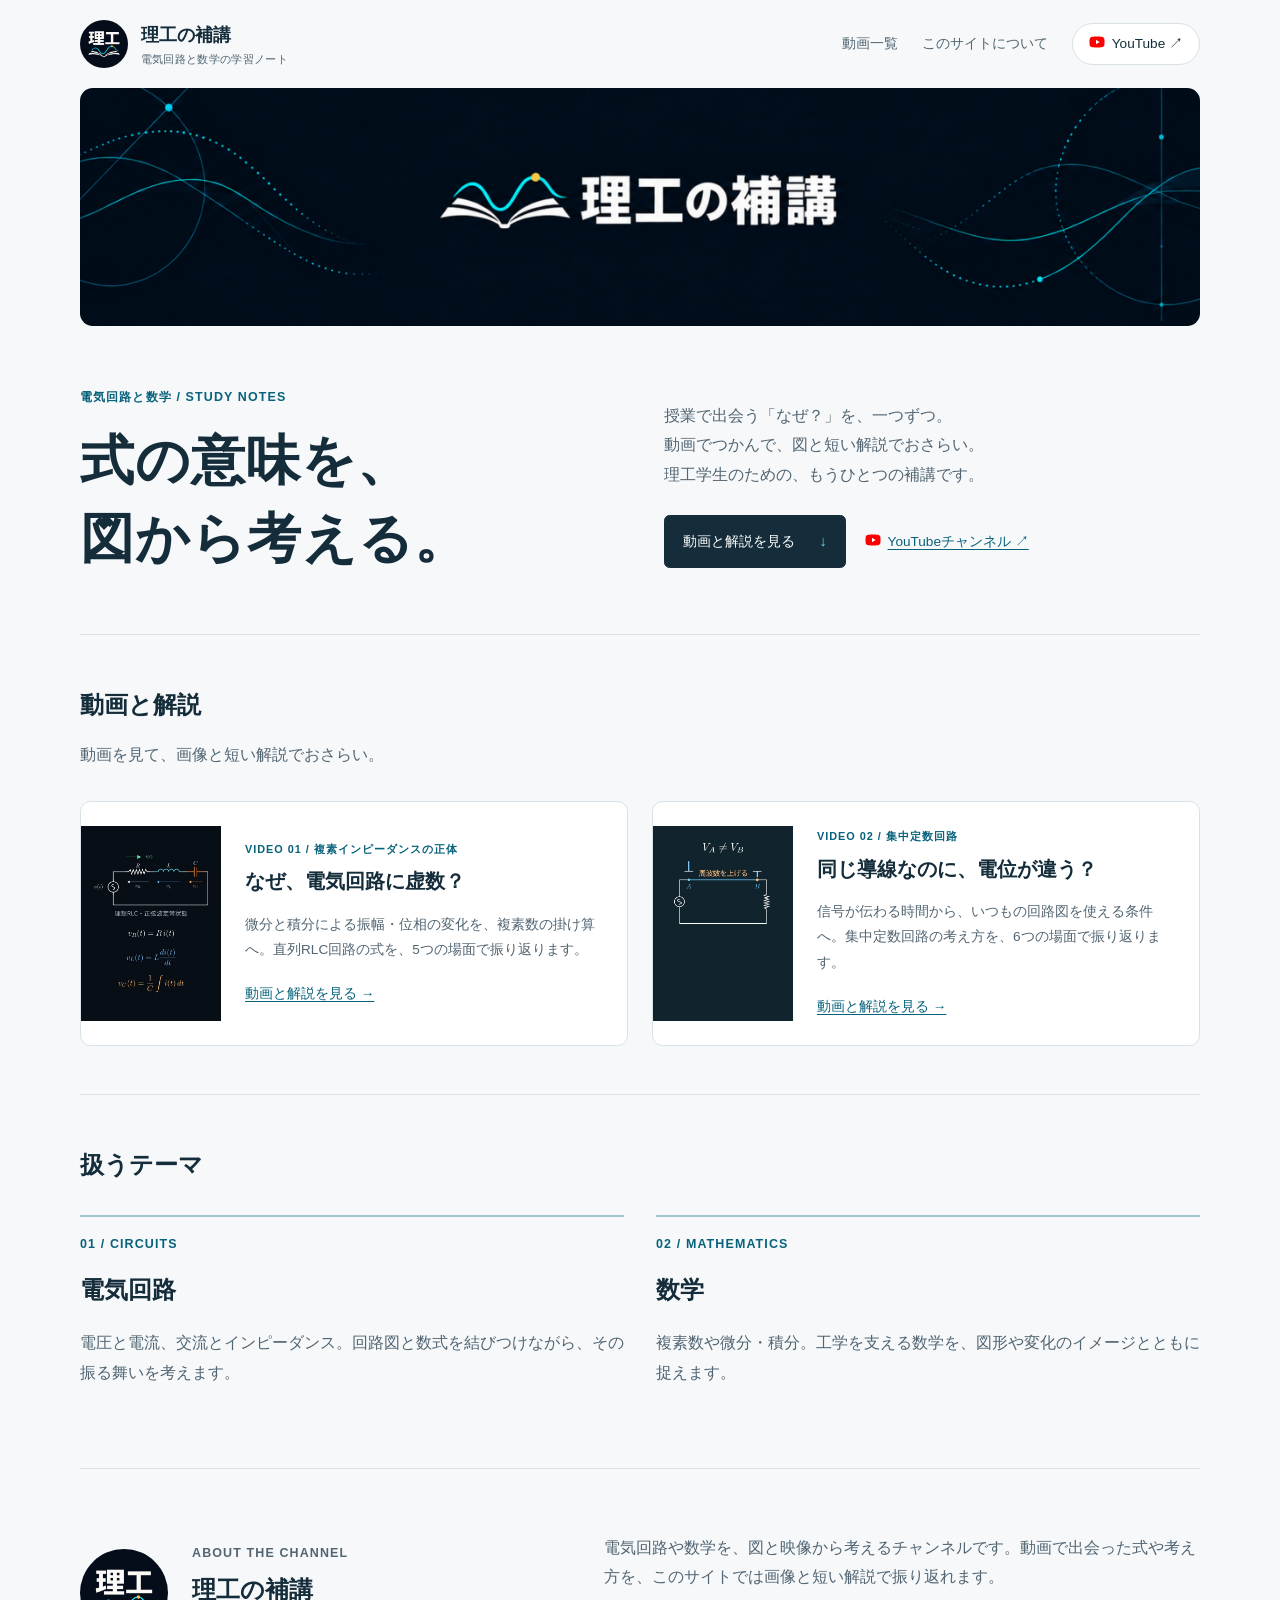
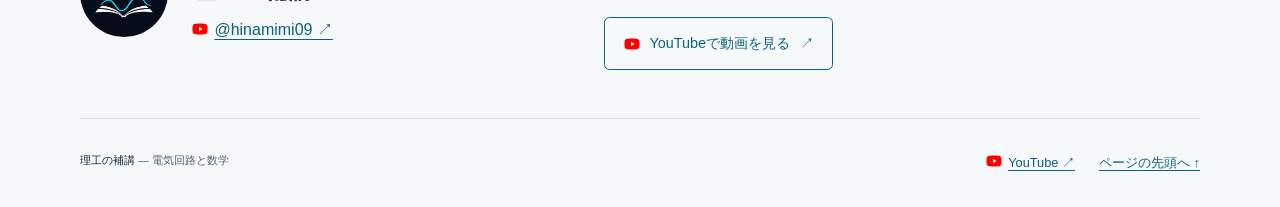
<file: public/index.html>
<!doctype html>
<html lang="ja">
  <head>
    <meta charset="utf-8">
    <meta name="viewport" content="width=device-width, initial-scale=1">
    <meta name="description" content="理工の補講 — 電気回路と数学を、図と式から考える。理工学生のための学習サイトです。">
    <title>理工の補講 | 電気回路と数学</title>
    <meta name="theme-color" content="#080d14">
    <link rel="icon" type="image/x-icon" href="./favicon.ico">
    <link rel="icon" type="image/png" sizes="16x16" href="./assets/favicon/icon-16.png">
    <link rel="icon" type="image/png" sizes="32x32" href="./assets/favicon/icon-32.png">
    <link rel="icon" type="image/png" sizes="48x48" href="./assets/favicon/icon-48.png">
    <link rel="apple-touch-icon" sizes="180x180" href="./assets/favicon/icon-180.png">
    <link rel="stylesheet" href="./assets/style.css">
  </head>
  <body>
    <a class="skip-link" href="#main">本文へ移動</a>
    <header class="site-header wrap">
      <a class="brand" href="./"><img src="./assets/branding/icon.png" width="48" height="48" alt=""><span>理工の補講<small>電気回路と数学の学習ノート</small></span></a>
      <nav aria-label="メインナビゲーション">
        <a href="#videos">動画一覧</a>
        <a href="#about">このサイトについて</a>
      <a class="channel-nav" href="https://www.youtube.com/@hinamimi09">YouTube <span aria-hidden="true">↗</span></a></nav>
    </header>
    <main id="main" class="wrap">
      <div class="channel-banner"><img src="./assets/branding/banner.png" width="2560" height="1440" alt="理工の補講。開いたノートから伸びるシアンの波形と、橙色の点。" fetchpriority="high"></div>
      <section class="hero" aria-labelledby="title">
        <div><p class="eyebrow">電気回路と数学 / STUDY NOTES</p><h1 id="title">式の意味を、<br>図から考える。</h1></div>
        <div class="hero-intro"><p class="lead">授業で出会う「なぜ？」を、一つずつ。<br>動画でつかんで、図と短い解説でおさらい。<br>理工学生のための、もうひとつの補講です。</p><div class="hero-actions"><a class="button button-primary" href="#videos">動画と解説を見る <span aria-hidden="true">↓</span></a><a class="text-link" href="https://www.youtube.com/@hinamimi09">YouTubeチャンネル ↗</a></div></div>
      </section>
      <section id="videos" class="section" aria-labelledby="videos-title"><h2 id="videos-title">動画と解説</h2><p class="section-intro">動画を見て、画像と短い解説でおさらい。</p><div class="video-list">
          <article class="video-card"><a href="./videos/complex-impedance/"><img src="./videos/complex-impedance/images/01.webp" width="540" height="750" loading="lazy" alt="複素インピーダンスの正体の動画の一場面"><div><p class="eyebrow">VIDEO 01 / 複素インピーダンスの正体</p><h3>なぜ、電気回路に虚数？</h3><p>微分と積分による振幅・位相の変化を、複素数の掛け算へ。直列RLC回路の式を、5つの場面で振り返ります。</p><span class="card-link">動画と解説を見る →</span></div></a></article>
          <article class="video-card"><a href="./videos/lumped-circuit/"><img src="./videos/lumped-circuit/images/01.webp" width="540" height="750" loading="lazy" alt="集中定数回路の動画の一場面"><div><p class="eyebrow">VIDEO 02 / 集中定数回路</p><h3>同じ導線なのに、電位が違う？</h3><p>信号が伝わる時間から、いつもの回路図を使える条件へ。集中定数回路の考え方を、6つの場面で振り返ります。</p><span class="card-link">動画と解説を見る →</span></div></a></article>
        </div></section>
      <section id="topics" class="section" aria-labelledby="topics-title">
        <h2 id="topics-title">扱うテーマ</h2>
        <div class="topics">
          <article class="topic">
            <p class="number" aria-hidden="true">01 / CIRCUITS</p>
            <h3>電気回路</h3>
            <p>電圧と電流、交流とインピーダンス。回路図と数式を結びつけながら、その振る舞いを考えます。</p>
          </article>
          <article class="topic">
            <p class="number" aria-hidden="true">02 / MATHEMATICS</p>
            <h3>数学</h3>
            <p>複素数や微分・積分。工学を支える数学を、図形や変化のイメージとともに捉えます。</p>
          </article>
        </div>
      </section>
      <section id="about" class="section about" aria-labelledby="about-title">
        <div class="channel-profile"><img src="./assets/branding/icon.png" width="88" height="88" alt="理工の補講のチャンネルアイコン" loading="lazy"><div><p class="eyebrow">ABOUT THE CHANNEL</p><h2 id="about-title">理工の補講</h2><a href="https://www.youtube.com/@hinamimi09">@hinamimi09 ↗</a></div></div>
        <div><p>電気回路や数学を、図と映像から考えるチャンネルです。動画で出会った式や考え方を、このサイトでは画像と短い解説で振り返れます。</p><a class="button" href="https://www.youtube.com/@hinamimi09">YouTubeで動画を見る <span aria-hidden="true">↗</span></a></div>
      </section>
    </main>
    <footer class="wrap site-footer"><small>理工の補講 <span class="footer-caption">— 電気回路と数学</span></small><div><a href="https://www.youtube.com/@hinamimi09">YouTube ↗</a><a href="#title">ページの先頭へ ↑</a></div></footer>
  </body>
</html>
</file>
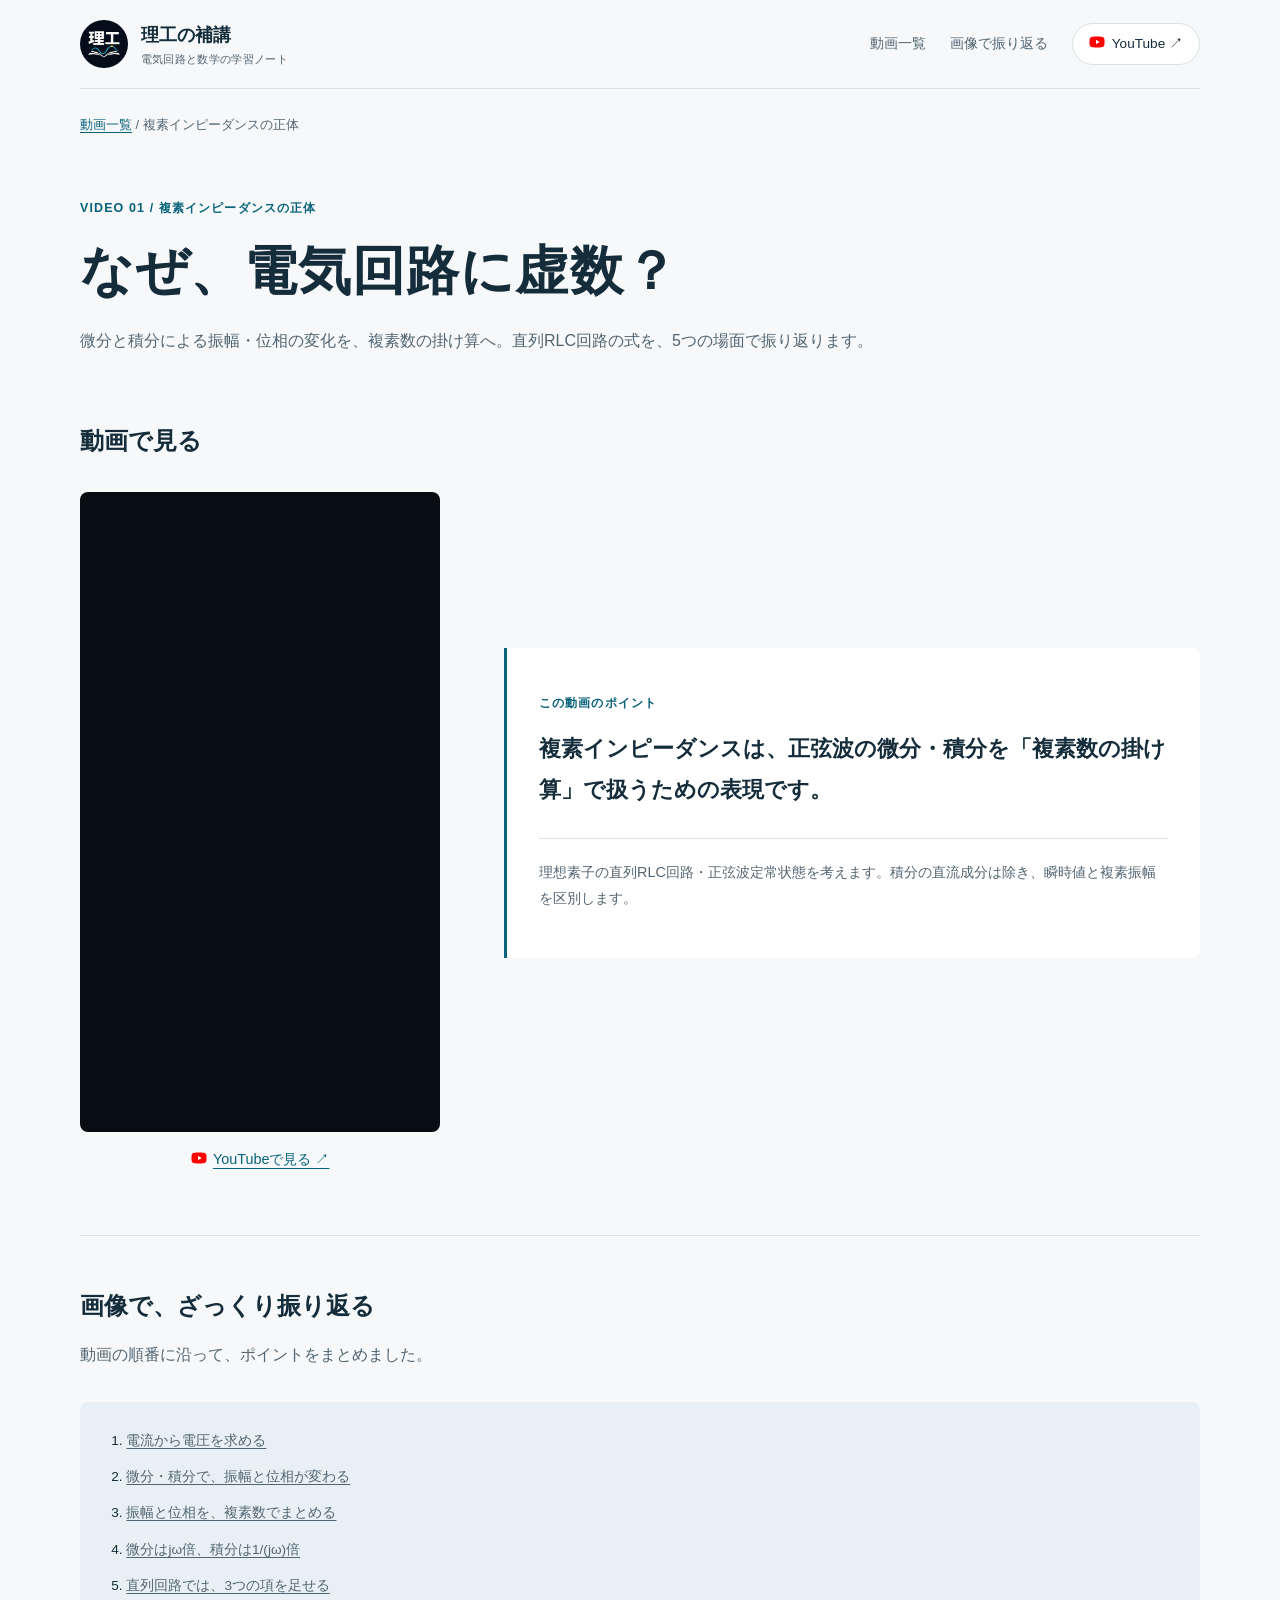
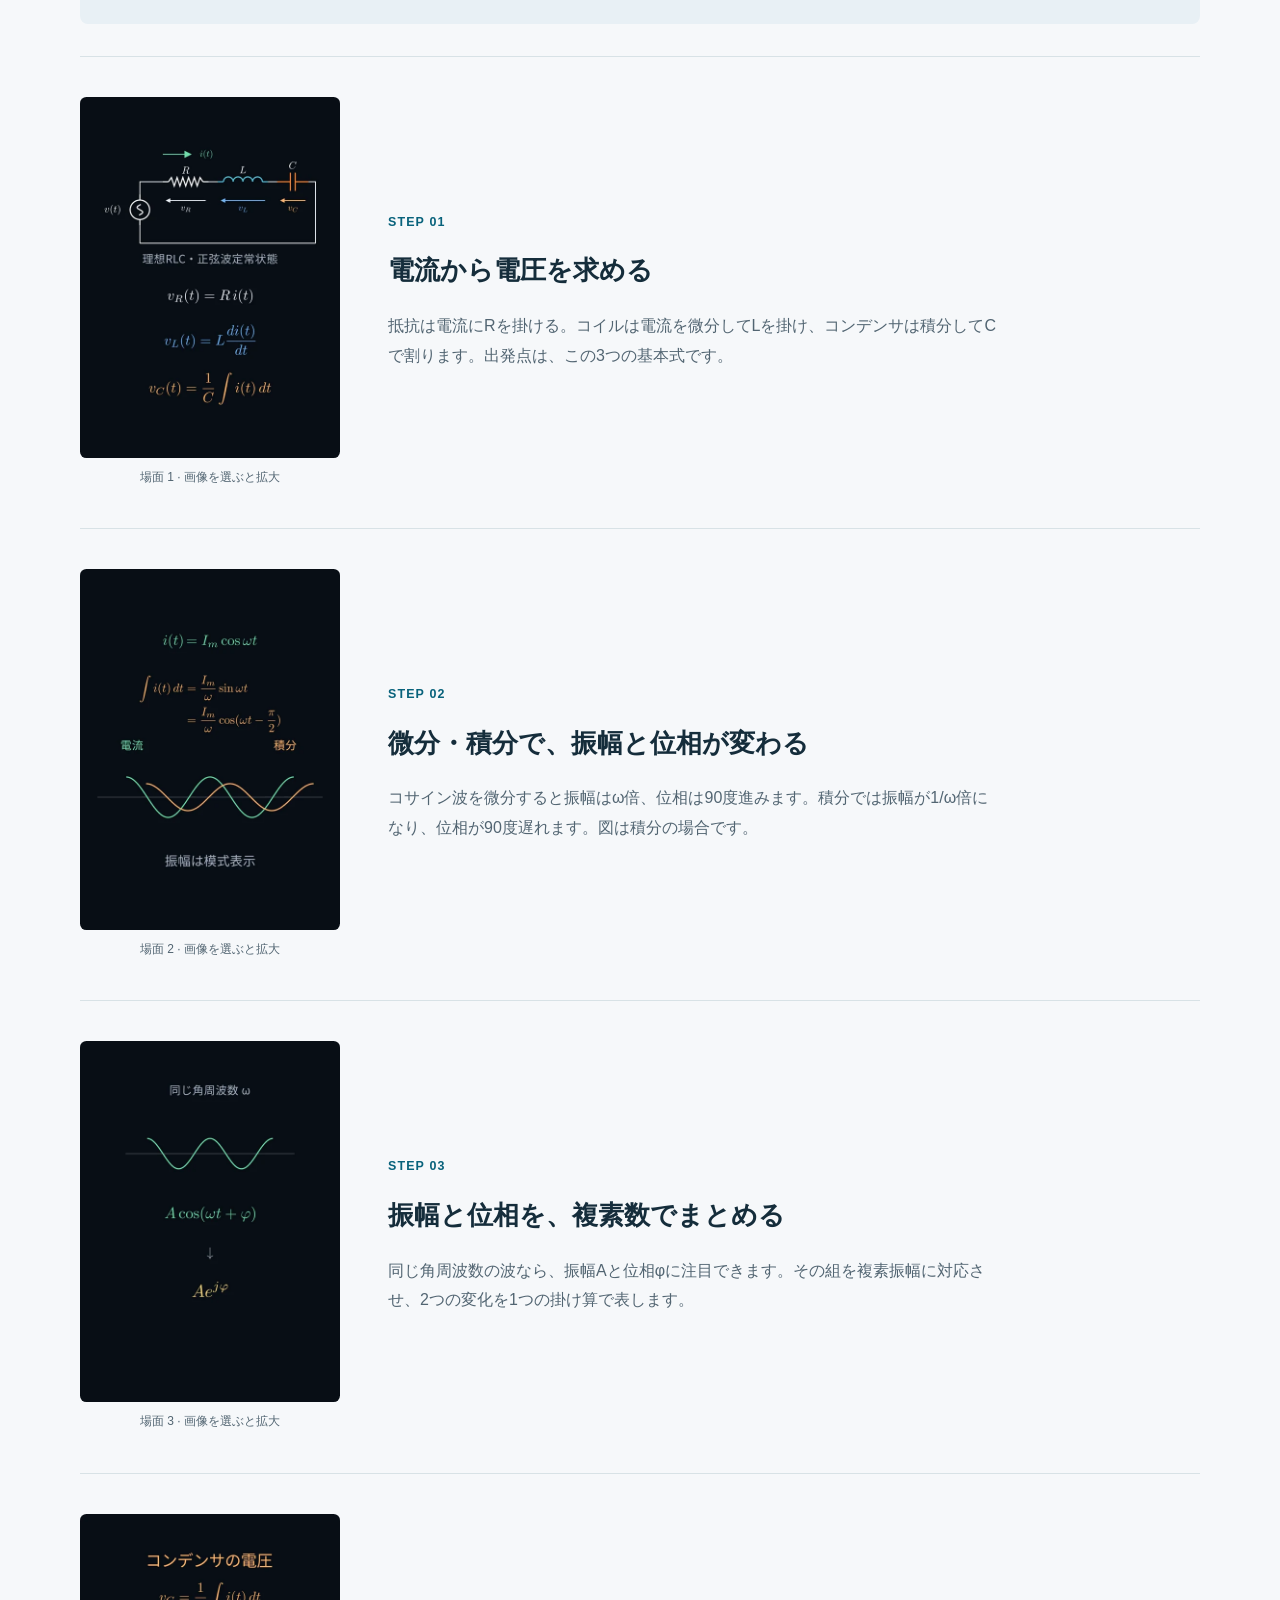
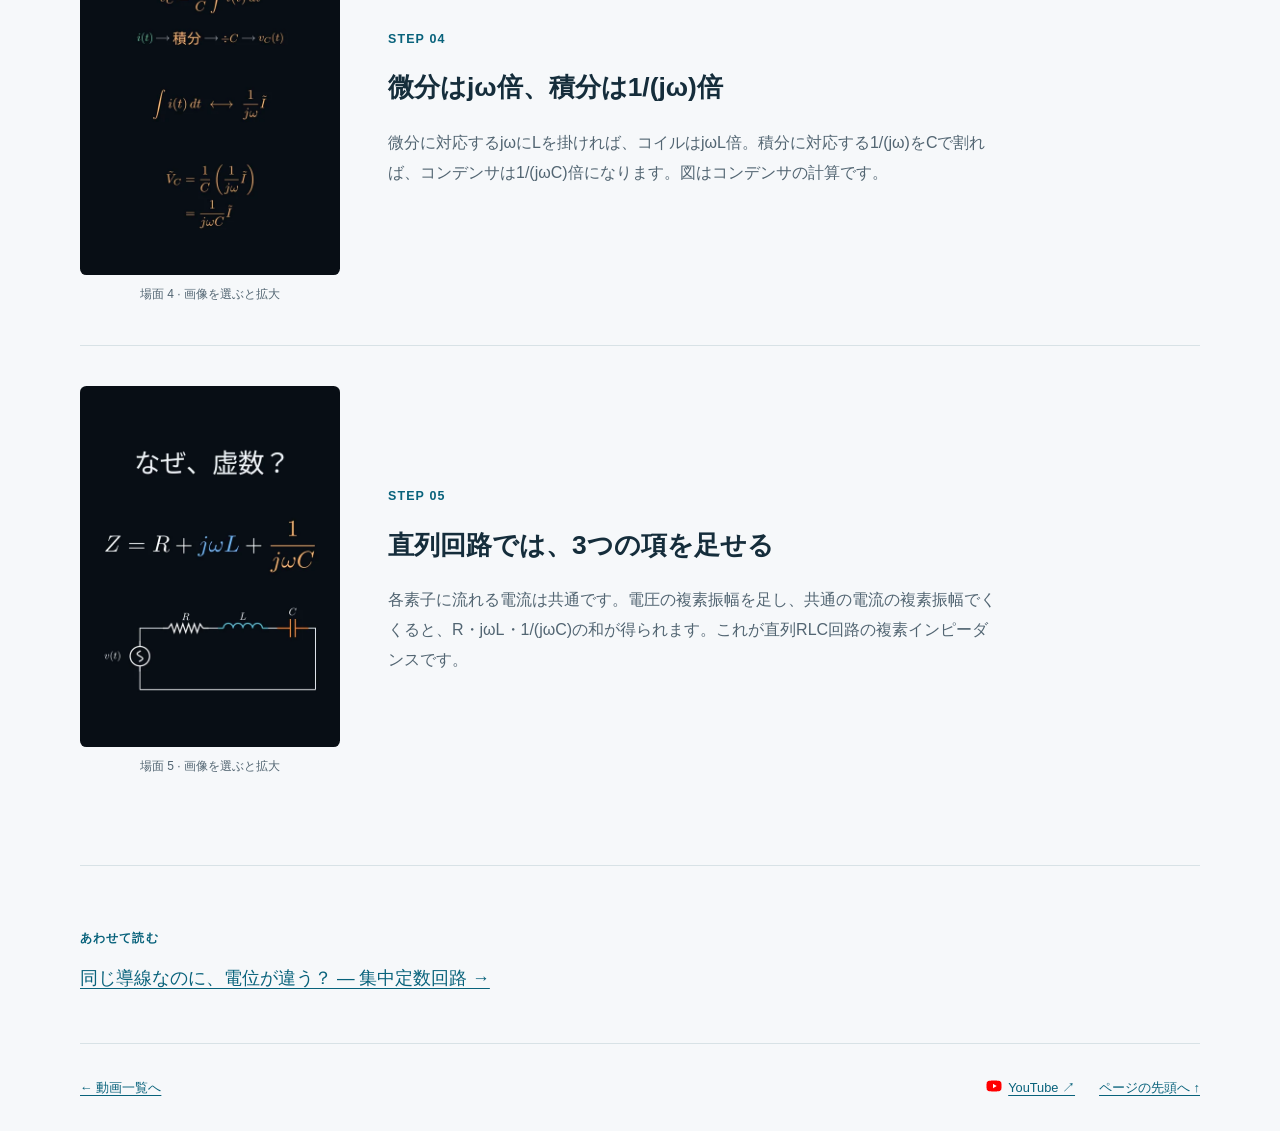
<file: public/videos/complex-impedance/index.html>
<!doctype html>
<html lang="ja">
<head>
  <meta charset="utf-8">
  <meta name="viewport" content="width=device-width, initial-scale=1">
  <meta name="description" content="微分と積分による振幅・位相の変化を、複素数の掛け算へ。直列RLC回路の式を、5つの場面で振り返ります。">
  <title>なぜ、電気回路に虚数？ 複素インピーダンスの正体 | 理工の補講</title>
  <meta name="theme-color" content="#080d14">
    <link rel="icon" type="image/x-icon" href="../../favicon.ico">
    <link rel="icon" type="image/png" sizes="16x16" href="../../assets/favicon/icon-16.png">
    <link rel="icon" type="image/png" sizes="32x32" href="../../assets/favicon/icon-32.png">
    <link rel="icon" type="image/png" sizes="48x48" href="../../assets/favicon/icon-48.png">
    <link rel="apple-touch-icon" sizes="180x180" href="../../assets/favicon/icon-180.png">
    <link rel="stylesheet" href="../../assets/style.css">
</head>
<body>
  <a class="skip-link" href="#main">本文へ移動</a>
  <header class="site-header wrap"><a class="brand" href="../../"><img src="../../assets/branding/icon.png" width="48" height="48" alt=""><span>理工の補講<small>電気回路と数学の学習ノート</small></span></a><nav aria-label="メインナビゲーション"><a href="../../#videos">動画一覧</a><a href="#summary">画像で振り返る</a><a class="channel-nav" href="https://www.youtube.com/@hinamimi09">YouTube <span aria-hidden="true">↗</span></a></nav></header>
  <main id="main" class="wrap video-article">
    <p class="breadcrumb"><a href="../../#videos">動画一覧</a> / 複素インピーダンスの正体</p>
    <header class="article-heading"><p class="eyebrow">VIDEO 01 / 複素インピーダンスの正体</p><h1>なぜ、電気回路に虚数？</h1><p class="lead">微分と積分による振幅・位相の変化を、複素数の掛け算へ。直列RLC回路の式を、5つの場面で振り返ります。</p></header>
    <section class="watch-section" aria-labelledby="watch-title">
      <div class="video-block"><h2 id="watch-title">動画で見る</h2>
        <!-- youtube-embed:start -->
        <iframe class="video-frame" width="360" height="640"
          src="https://www.youtube-nocookie.com/embed/DsIEvbgxioI"
          title="なぜ、電気回路に虚数？ 複素インピーダンスの正体 | 理工の補講" loading="lazy"
          allow="accelerometer; autoplay; clipboard-write; encrypted-media; gyroscope; picture-in-picture; web-share"
          referrerpolicy="strict-origin-when-cross-origin" allowfullscreen></iframe>
        <p class="video-external"><a href="https://www.youtube.com/watch?v=DsIEvbgxioI">YouTubeで見る ↗</a></p>
        <!-- youtube-embed:end -->
      </div>
      <aside class="takeaway" aria-labelledby="takeaway-title"><p class="eyebrow">この動画のポイント</p><h2 id="takeaway-title">複素インピーダンスは、正弦波の微分・積分を「複素数の掛け算」で扱うための表現です。</h2><p class="conditions">理想素子の直列RLC回路・正弦波定常状態を考えます。積分の直流成分は除き、瞬時値と複素振幅を区別します。</p></aside>
    </section>
    <section id="summary" class="section" aria-labelledby="summary-title"><h2 id="summary-title">画像で、ざっくり振り返る</h2><p class="section-intro">動画の順番に沿って、ポイントをまとめました。</p><nav class="story-toc" aria-label="動画の流れ"><ol><li><a href="#step-1">電流から電圧を求める</a></li><li><a href="#step-2">微分・積分で、振幅と位相が変わる</a></li><li><a href="#step-3">振幅と位相を、複素数でまとめる</a></li><li><a href="#step-4">微分はjω倍、積分は1/(jω)倍</a></li><li><a href="#step-5">直列回路では、3つの項を足せる</a></li></ol></nav><ol class="story">        <li class="story-step" id="step-1">
          <div class="step-copy"><p class="eyebrow">STEP 01</p><h3>電流から電圧を求める</h3><p>抵抗は電流にRを掛ける。コイルは電流を微分してLを掛け、コンデンサは積分してCで割ります。出発点は、この3つの基本式です。</p></div>
          <figure><a href="./images/01.webp" aria-label="場面1の画像を拡大：電流から電圧を求める"><img src="./images/01.webp" width="540" height="750" loading="lazy" decoding="async" alt="直列RLC回路と、抵抗・コイル・コンデンサの電流から電圧を求める基本式"></a><figcaption>場面 1 · 画像を選ぶと拡大</figcaption></figure>
        </li>
        <li class="story-step" id="step-2">
          <div class="step-copy"><p class="eyebrow">STEP 02</p><h3>微分・積分で、振幅と位相が変わる</h3><p>コサイン波を微分すると振幅はω倍、位相は90度進みます。積分では振幅が1/ω倍になり、位相が90度遅れます。図は積分の場合です。</p></div>
          <figure><a href="./images/02.webp" aria-label="場面2の画像を拡大：微分・積分で、振幅と位相が変わる"><img src="./images/02.webp" width="540" height="750" loading="lazy" decoding="async" alt="コサイン波を積分した式と、位相が90度遅れた波形。振幅は模式表示"></a><figcaption>場面 2 · 画像を選ぶと拡大</figcaption></figure>
        </li>
        <li class="story-step" id="step-3">
          <div class="step-copy"><p class="eyebrow">STEP 03</p><h3>振幅と位相を、複素数でまとめる</h3><p>同じ角周波数の波なら、振幅Aと位相φに注目できます。その組を複素振幅に対応させ、2つの変化を1つの掛け算で表します。</p></div>
          <figure><a href="./images/03.webp" aria-label="場面3の画像を拡大：振幅と位相を、複素数でまとめる"><img src="./images/03.webp" width="540" height="750" loading="lazy" decoding="async" alt="波の振幅Aと位相φを、矢印で複素振幅に対応させる図"></a><figcaption>場面 3 · 画像を選ぶと拡大</figcaption></figure>
        </li>
        <li class="story-step" id="step-4">
          <div class="step-copy"><p class="eyebrow">STEP 04</p><h3>微分はjω倍、積分は1/(jω)倍</h3><p>微分に対応するjωにLを掛ければ、コイルはjωL倍。積分に対応する1/(jω)をCで割れば、コンデンサは1/(jωC)倍になります。図はコンデンサの計算です。</p></div>
          <figure><a href="./images/04.webp" aria-label="場面4の画像を拡大：微分はjω倍、積分は1/(jω)倍"><img src="./images/04.webp" width="540" height="750" loading="lazy" decoding="async" alt="コンデンサの積分の式から、電圧の複素振幅が電流の複素振幅の1/(jωC)倍になる計算"></a><figcaption>場面 4 · 画像を選ぶと拡大</figcaption></figure>
        </li>
        <li class="story-step" id="step-5">
          <div class="step-copy"><p class="eyebrow">STEP 05</p><h3>直列回路では、3つの項を足せる</h3><p>各素子に流れる電流は共通です。電圧の複素振幅を足し、共通の電流の複素振幅でくくると、R・jωL・1/(jωC)の和が得られます。これが直列RLC回路の複素インピーダンスです。</p></div>
          <figure><a href="./images/05.webp" aria-label="場面5の画像を拡大：直列回路では、3つの項を足せる"><img src="./images/05.webp" width="540" height="750" loading="lazy" decoding="async" alt="直列RLC回路と、Z = R + jωL + 1/(jωC)の式"></a><figcaption>場面 5 · 画像を選ぶと拡大</figcaption></figure>
        </li>
      </ol></section>
    <aside class="related section"><p class="eyebrow">あわせて読む</p><a href="../lumped-circuit/">同じ導線なのに、電位が違う？ — 集中定数回路 →</a></aside>
  </main>
  <footer class="wrap site-footer"><a href="../../#videos">← 動画一覧へ</a><div><a href="https://www.youtube.com/@hinamimi09">YouTube ↗</a><a href="#main">ページの先頭へ ↑</a></div></footer>
</body>
</html>
</file>
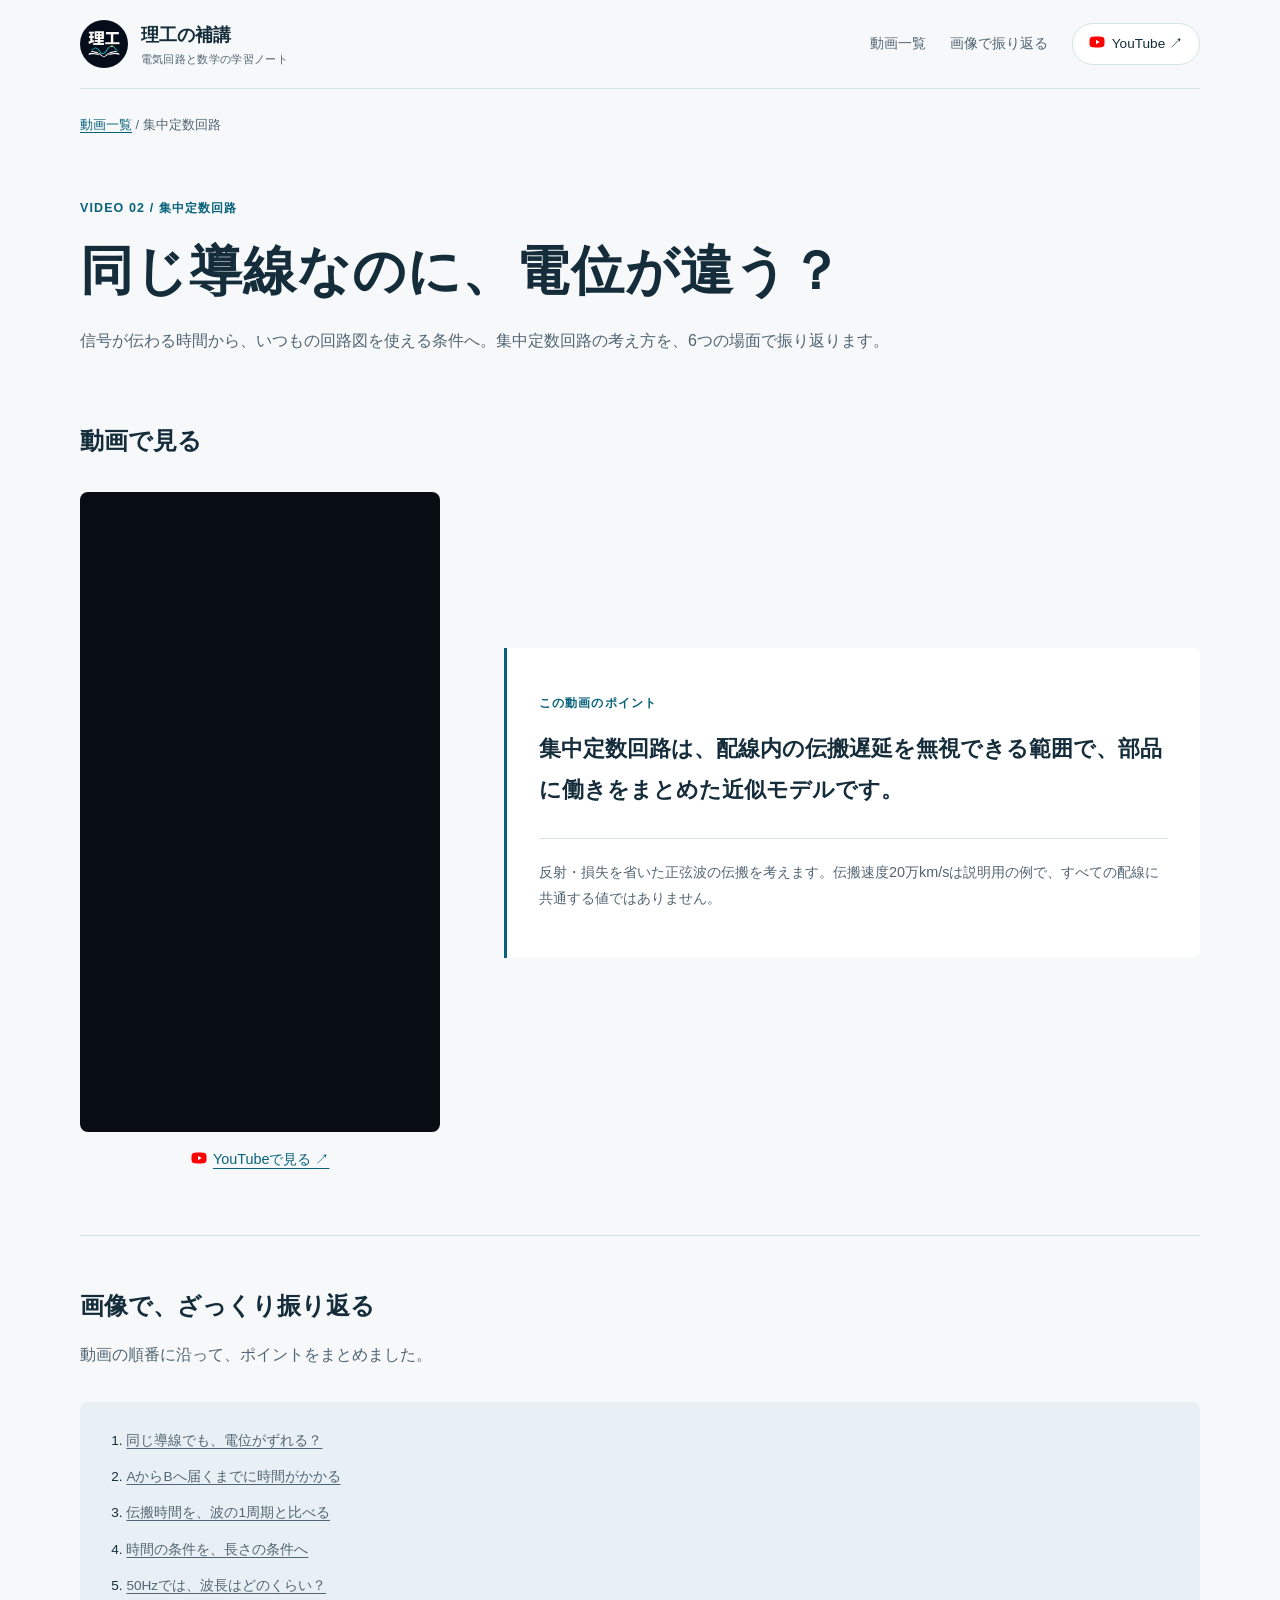
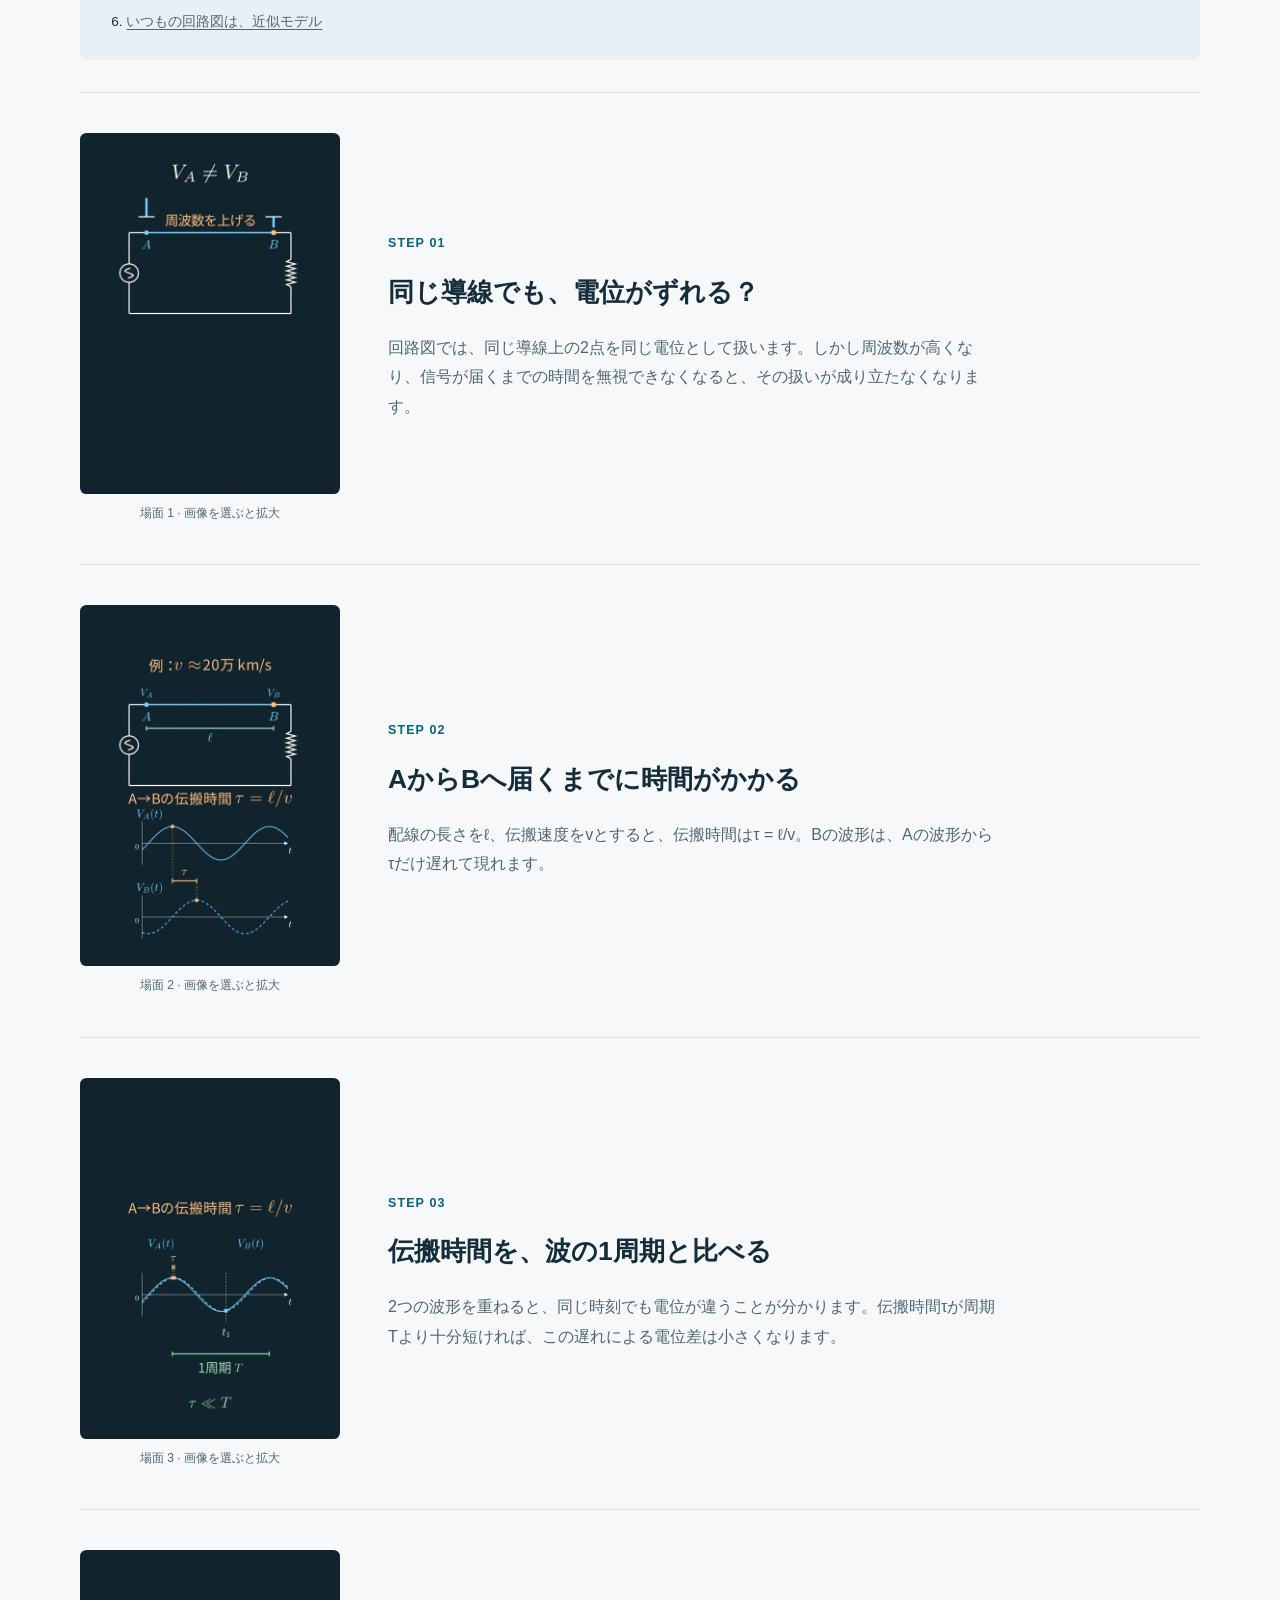
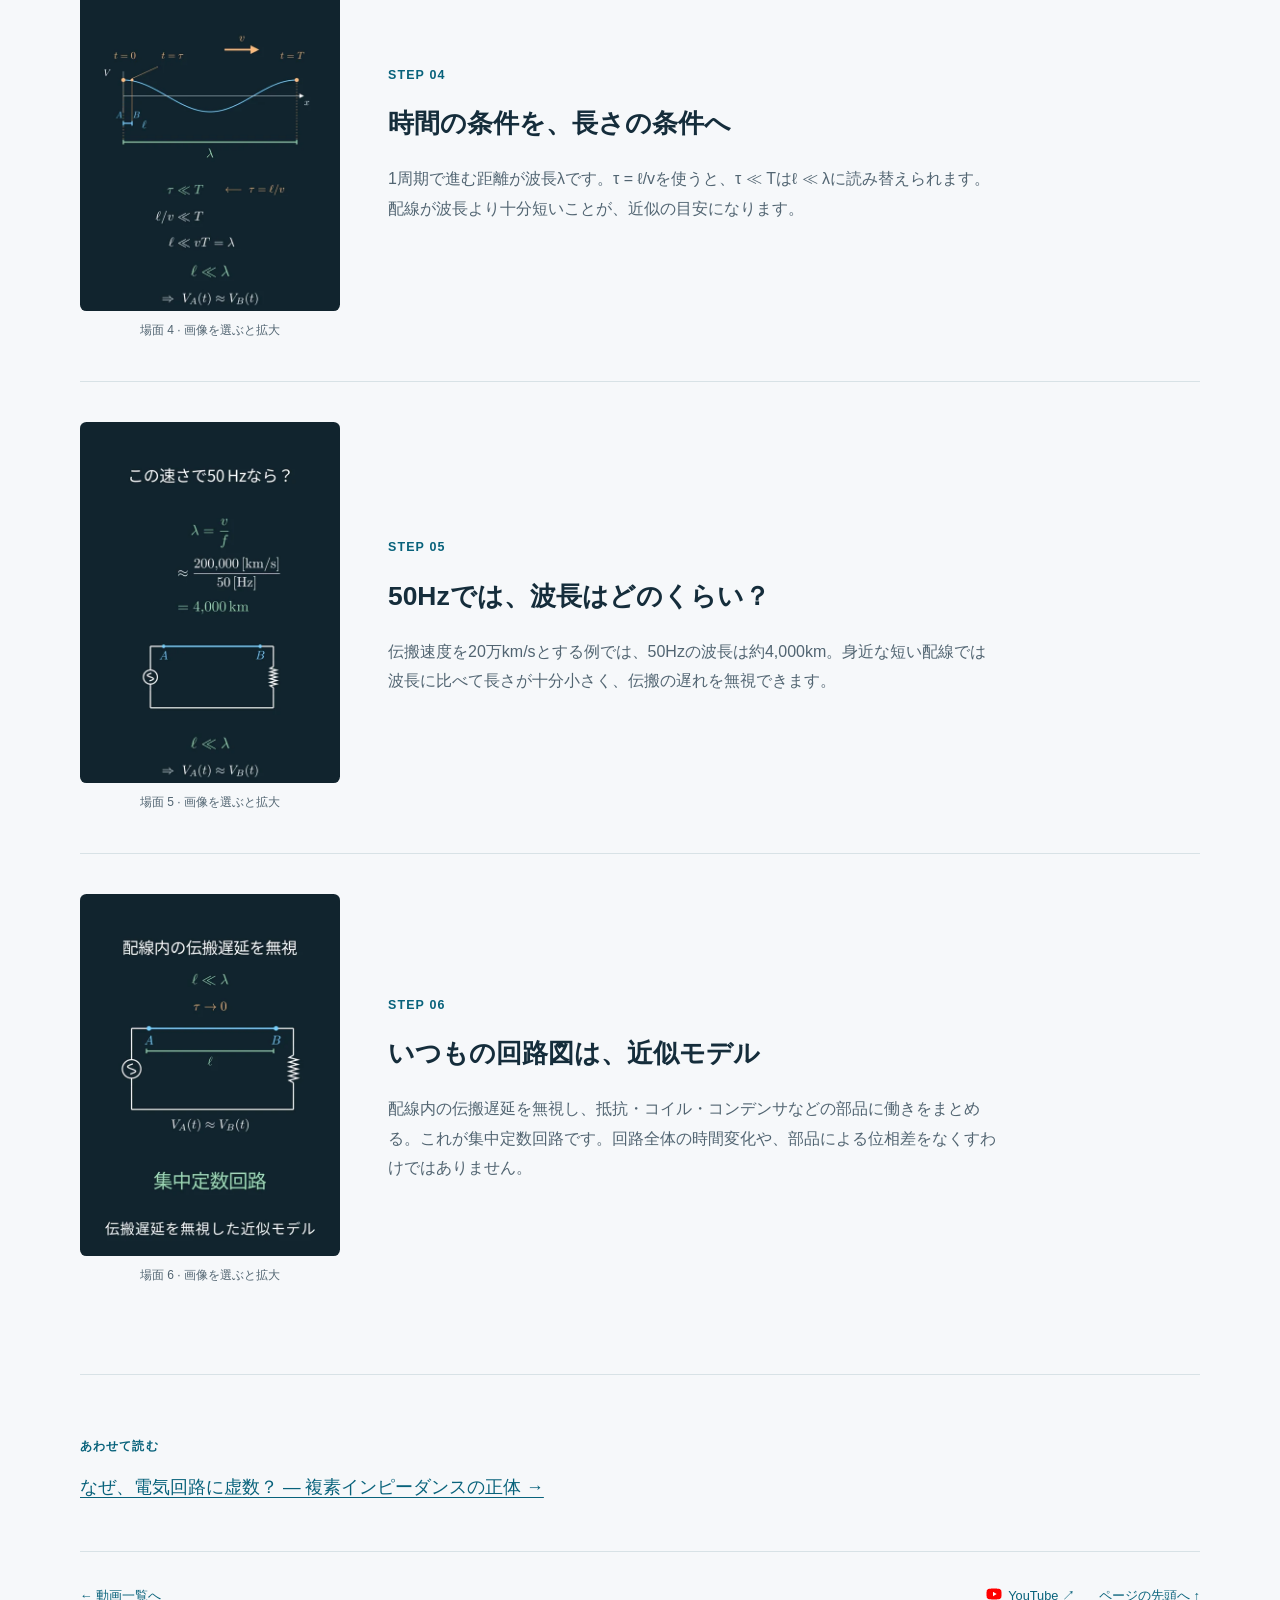
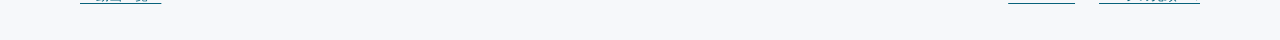
<file: public/videos/lumped-circuit/index.html>
<!doctype html>
<html lang="ja">
<head>
  <meta charset="utf-8">
  <meta name="viewport" content="width=device-width, initial-scale=1">
  <meta name="description" content="信号が伝わる時間から、いつもの回路図を使える条件へ。集中定数回路の考え方を、6つの場面で振り返ります。">
  <title>同じ導線なのに、電位が違う？ 集中定数回路 | 理工の補講</title>
  <meta name="theme-color" content="#080d14">
    <link rel="icon" type="image/x-icon" href="../../favicon.ico">
    <link rel="icon" type="image/png" sizes="16x16" href="../../assets/favicon/icon-16.png">
    <link rel="icon" type="image/png" sizes="32x32" href="../../assets/favicon/icon-32.png">
    <link rel="icon" type="image/png" sizes="48x48" href="../../assets/favicon/icon-48.png">
    <link rel="apple-touch-icon" sizes="180x180" href="../../assets/favicon/icon-180.png">
    <link rel="stylesheet" href="../../assets/style.css">
</head>
<body>
  <a class="skip-link" href="#main">本文へ移動</a>
  <header class="site-header wrap"><a class="brand" href="../../"><img src="../../assets/branding/icon.png" width="48" height="48" alt=""><span>理工の補講<small>電気回路と数学の学習ノート</small></span></a><nav aria-label="メインナビゲーション"><a href="../../#videos">動画一覧</a><a href="#summary">画像で振り返る</a><a class="channel-nav" href="https://www.youtube.com/@hinamimi09">YouTube <span aria-hidden="true">↗</span></a></nav></header>
  <main id="main" class="wrap video-article">
    <p class="breadcrumb"><a href="../../#videos">動画一覧</a> / 集中定数回路</p>
    <header class="article-heading"><p class="eyebrow">VIDEO 02 / 集中定数回路</p><h1>同じ導線なのに、電位が違う？</h1><p class="lead">信号が伝わる時間から、いつもの回路図を使える条件へ。集中定数回路の考え方を、6つの場面で振り返ります。</p></header>
    <section class="watch-section" aria-labelledby="watch-title">
      <div class="video-block"><h2 id="watch-title">動画で見る</h2>
        <!-- youtube-embed:start -->
        <iframe class="video-frame" width="360" height="640"
          src="https://www.youtube-nocookie.com/embed/9BAfsqTt8M8"
          title="同じ導線なのに、電位が違う？ 集中定数回路 | 理工の補講" loading="lazy"
          allow="accelerometer; autoplay; clipboard-write; encrypted-media; gyroscope; picture-in-picture; web-share"
          referrerpolicy="strict-origin-when-cross-origin" allowfullscreen></iframe>
        <p class="video-external"><a href="https://www.youtube.com/watch?v=9BAfsqTt8M8">YouTubeで見る ↗</a></p>
        <!-- youtube-embed:end -->
      </div>
      <aside class="takeaway" aria-labelledby="takeaway-title"><p class="eyebrow">この動画のポイント</p><h2 id="takeaway-title">集中定数回路は、配線内の伝搬遅延を無視できる範囲で、部品に働きをまとめた近似モデルです。</h2><p class="conditions">反射・損失を省いた正弦波の伝搬を考えます。伝搬速度20万km/sは説明用の例で、すべての配線に共通する値ではありません。</p></aside>
    </section>
    <section id="summary" class="section" aria-labelledby="summary-title"><h2 id="summary-title">画像で、ざっくり振り返る</h2><p class="section-intro">動画の順番に沿って、ポイントをまとめました。</p><nav class="story-toc" aria-label="動画の流れ"><ol><li><a href="#step-1">同じ導線でも、電位がずれる？</a></li><li><a href="#step-2">AからBへ届くまでに時間がかかる</a></li><li><a href="#step-3">伝搬時間を、波の1周期と比べる</a></li><li><a href="#step-4">時間の条件を、長さの条件へ</a></li><li><a href="#step-5">50Hzでは、波長はどのくらい？</a></li><li><a href="#step-6">いつもの回路図は、近似モデル</a></li></ol></nav><ol class="story">        <li class="story-step" id="step-1">
          <div class="step-copy"><p class="eyebrow">STEP 01</p><h3>同じ導線でも、電位がずれる？</h3><p>回路図では、同じ導線上の2点を同じ電位として扱います。しかし周波数が高くなり、信号が届くまでの時間を無視できなくなると、その扱いが成り立たなくなります。</p></div>
          <figure><a href="./images/01.webp" aria-label="場面1の画像を拡大：同じ導線でも、電位がずれる？"><img src="./images/01.webp" width="540" height="750" loading="lazy" decoding="async" alt="同じ回路の導線上のAとBで、周波数を上げると電位が異なる図"></a><figcaption>場面 1 · 画像を選ぶと拡大</figcaption></figure>
        </li>
        <li class="story-step" id="step-2">
          <div class="step-copy"><p class="eyebrow">STEP 02</p><h3>AからBへ届くまでに時間がかかる</h3><p>配線の長さをℓ、伝搬速度をvとすると、伝搬時間はτ = ℓ/v。Bの波形は、Aの波形からτだけ遅れて現れます。</p></div>
          <figure><a href="./images/02.webp" aria-label="場面2の画像を拡大：AからBへ届くまでに時間がかかる"><img src="./images/02.webp" width="540" height="750" loading="lazy" decoding="async" alt="AとBの回路上の位置、上下に並んだ電位の時間波形と、山の到着時間の差τ"></a><figcaption>場面 2 · 画像を選ぶと拡大</figcaption></figure>
        </li>
        <li class="story-step" id="step-3">
          <div class="step-copy"><p class="eyebrow">STEP 03</p><h3>伝搬時間を、波の1周期と比べる</h3><p>2つの波形を重ねると、同じ時刻でも電位が違うことが分かります。伝搬時間τが周期Tより十分短ければ、この遅れによる電位差は小さくなります。</p></div>
          <figure><a href="./images/03.webp" aria-label="場面3の画像を拡大：伝搬時間を、波の1周期と比べる"><img src="./images/03.webp" width="540" height="750" loading="lazy" decoding="async" alt="AとBの波形を重ね、伝搬時間τと1周期Tを比較し、τ ≪ Tを示す図"></a><figcaption>場面 3 · 画像を選ぶと拡大</figcaption></figure>
        </li>
        <li class="story-step" id="step-4">
          <div class="step-copy"><p class="eyebrow">STEP 04</p><h3>時間の条件を、長さの条件へ</h3><p>1周期で進む距離が波長λです。τ = ℓ/vを使うと、τ ≪ Tはℓ ≪ λに読み替えられます。配線が波長より十分短いことが、近似の目安になります。</p></div>
          <figure><a href="./images/04.webp" aria-label="場面4の画像を拡大：時間の条件を、長さの条件へ"><img src="./images/04.webp" width="540" height="750" loading="lazy" decoding="async" alt="伝搬距離と波長の図、およびτ ≪ Tからℓ ≪ λへ変形する途中式"></a><figcaption>場面 4 · 画像を選ぶと拡大</figcaption></figure>
        </li>
        <li class="story-step" id="step-5">
          <div class="step-copy"><p class="eyebrow">STEP 05</p><h3>50Hzでは、波長はどのくらい？</h3><p>伝搬速度を20万km/sとする例では、50Hzの波長は約4,000km。身近な短い配線では波長に比べて長さが十分小さく、伝搬の遅れを無視できます。</p></div>
          <figure><a href="./images/05.webp" aria-label="場面5の画像を拡大：50Hzでは、波長はどのくらい？"><img src="./images/05.webp" width="540" height="750" loading="lazy" decoding="async" alt="速度20万km/sを50Hzで割り、波長4,000kmを求める式と短い配線"></a><figcaption>場面 5 · 画像を選ぶと拡大</figcaption></figure>
        </li>
        <li class="story-step" id="step-6">
          <div class="step-copy"><p class="eyebrow">STEP 06</p><h3>いつもの回路図は、近似モデル</h3><p>配線内の伝搬遅延を無視し、抵抗・コイル・コンデンサなどの部品に働きをまとめる。これが集中定数回路です。回路全体の時間変化や、部品による位相差をなくすわけではありません。</p></div>
          <figure><a href="./images/06.webp" aria-label="場面6の画像を拡大：いつもの回路図は、近似モデル"><img src="./images/06.webp" width="540" height="750" loading="lazy" decoding="async" alt="ℓ ≪ λの条件のもとで配線内の伝搬遅延を無視し、集中定数回路として扱う図"></a><figcaption>場面 6 · 画像を選ぶと拡大</figcaption></figure>
        </li>
      </ol></section>
    <aside class="related section"><p class="eyebrow">あわせて読む</p><a href="../complex-impedance/">なぜ、電気回路に虚数？ — 複素インピーダンスの正体 →</a></aside>
  </main>
  <footer class="wrap site-footer"><a href="../../#videos">← 動画一覧へ</a><div><a href="https://www.youtube.com/@hinamimi09">YouTube ↗</a><a href="#main">ページの先頭へ ↑</a></div></footer>
</body>
</html>
</file>
<file: public/assets/style.css>
:root {
  color-scheme: light;
  --ink: #152d3b;
  --muted: #526572;
  --accent: #08627b;
  --line: #d8e2e6;
  --navy: #080d14;
  --cyan: #61d9ee;
  font-family: "Noto Sans JP", "Hiragino Kaku Gothic ProN", "Yu Gothic", sans-serif;
  color: var(--ink);
  background: #f6f8fa;
  line-height: 1.85;
}
* { box-sizing: border-box; }
body { margin: 0; }
a { color: var(--accent); text-underline-offset: .25em; }
a:focus-visible { outline: 3px solid var(--accent); outline-offset: 5px; }
.wrap { width: min(100% - 3rem, 70rem); margin-inline: auto; }
.skip-link { position: absolute; z-index: 2; top: .5rem; left: .5rem; padding: .5rem 1rem; background: white; transform: translateY(-200%); }
.skip-link:focus { transform: translateY(0); }
.site-header { display: flex; align-items: center; justify-content: space-between; gap: 1.5rem; padding-block: 1.25rem; }
.brand { display: inline-flex; align-items: center; gap: .8rem; font-size: 1.15rem; font-weight: 800; color: var(--ink); text-decoration: none; white-space: nowrap; line-height: 1.5; }
.brand img { border-radius: 50%; flex: none; }
.brand small { display: block; color: var(--muted); font-weight: 400; font-size: .67rem; margin-top: .15rem; letter-spacing: .03em; }
nav { display: flex; flex-wrap: wrap; align-items: center; gap: .6rem 1.5rem; font-size: .85rem; }
nav a { color: var(--muted); }
.site-header nav a { text-decoration: none; }
.site-header nav a:hover { color: var(--accent); text-decoration: underline; }
.channel-nav { border: 1px solid var(--line); border-radius: 2rem; padding: .45rem 1rem; color: var(--ink); background: white; }
.channel-banner { height: 238px; overflow: hidden; border-radius: .8rem; background: var(--navy); }
.channel-banner img { width: 100%; height: 100%; display: block; object-fit: cover; object-position: center; }
.hero { display: grid; grid-template-columns: 1fr 1fr; gap: 3rem; align-items: center; padding-block: 3rem 3.5rem; }
.eyebrow, .number { color: var(--accent); font-weight: 700; font-size: .78rem; letter-spacing: .09em; }
h1 { font-size: clamp(2.35rem, 4.2vw, 3.6rem); line-height: 1.45; letter-spacing: .02em; margin: .8rem 0 0; }
.lead { font-size: 1rem; color: var(--muted); }
.hero-actions { display: flex; flex-wrap: wrap; align-items: center; gap: 1.2rem; margin-top: 1.6rem; }
.button { display: inline-flex; align-items: center; justify-content: space-between; gap: 1.5rem; padding: .75rem 1.15rem; border: 1px solid var(--accent); border-radius: .35rem; text-decoration: none; font-size: .9rem; }
.button:hover { background: #e4f2f5; }
.button-primary { color: #fff; background: var(--ink); border-color: var(--ink); }
.button-primary:hover { background: #254b5b; color: white; }
.button-primary span { color: var(--cyan); }
.text-link { font-size: .85rem; }
.section { padding-block: 3rem; border-top: 1px solid var(--line); scroll-margin-top: 1rem; }
h2 { font-size: 1.5rem; margin: 0 0 1.75rem; }
h3 { font-size: 1.5rem; margin: .75rem 0; }
.section-intro { margin-top: -1rem; margin-bottom: 2rem; color: var(--muted); }
.topics { display: grid; grid-template-columns: repeat(2, minmax(0, 1fr)); gap: 2rem; }
.topic { padding: 1rem 0; border-top: 2px solid #a1c6d0; }
.number { margin: 0; }
.topic p:last-child, .about p { color: var(--muted); }
.about { display: grid; grid-template-columns: 1fr 1.25fr; align-items: center; gap: 3rem; }
.channel-profile { display: flex; align-items: center; gap: 1.5rem; }
.channel-profile img { border-radius: 50%; }
.channel-profile h2 { margin: .2rem 0; }
.channel-profile .eyebrow { margin: 0; }
.about .button { margin-top: .6rem; }
.site-footer { display: flex; flex-wrap: wrap; justify-content: space-between; gap: 1rem; padding-block: 2rem; border-top: 1px solid var(--line); font-size: .8rem; }
.site-footer > div { display: flex; flex-wrap: wrap; gap: 1.5rem; }
.footer-caption { color: var(--muted); }
.video-list { display: grid; grid-template-columns: repeat(2, minmax(0, 1fr)); gap: 1.5rem; }
.video-card { border: 1px solid var(--line); background: white; border-radius: .65rem; overflow: hidden; }
.video-card > a { display: grid; grid-template-columns: 140px minmax(0, 1fr); height: 100%; align-items: center; gap: 1.5rem; color: var(--ink); text-decoration: none; }
.video-card img { display: block; width: 100%; height: auto; }
.video-card > a > div { padding: 1.5rem 1.5rem 1.5rem 0; }
.video-card h3 { margin-top: .4rem; font-size: 1.25rem; line-height: 1.65; }
.video-card p:not(.eyebrow) { color: var(--muted); font-size: .85rem; }
.video-card .eyebrow { font-size: .68rem; margin: 0; }
.card-link { display: inline-block; margin-top: .35rem; color: var(--accent); font-size: .85rem; text-decoration: underline; text-underline-offset: .25em; }
.video-card a:hover { background: #f0f7f9; }
.video-card a:hover .card-link { text-decoration-thickness: 2px; }
.breadcrumb { font-size: .8rem; margin-block: 1.5rem; color: var(--muted); }
.video-article { border-top: 1px solid var(--line); }
.article-heading { max-width: 52rem; padding-block: 1.5rem 3rem; }
.article-heading h1 { font-size: clamp(2rem, 4.5vw, 3.3rem); }
.watch-section { display: grid; grid-template-columns: minmax(0, 360px) minmax(0, 1fr); gap: 4rem; align-items: center; padding-bottom: 3rem; }
.video-frame { width: 100%; height: auto; aspect-ratio: 9 / 16; border: 0; display: block; background: var(--navy); border-radius: .5rem; }
.video-external { text-align: center; font-size: .9rem; }
.video-pending { background: #e8f0f5; border: 1px solid var(--line); padding: 2rem; border-radius: .5rem; }
.takeaway { padding: 2rem; background: white; border-left: 3px solid var(--accent); border-radius: 0 .5rem .5rem 0; }
.takeaway h2 { font-size: 1.35rem; line-height: 1.9; }
.conditions { font-size: .9rem; color: var(--muted); border-top: 1px solid var(--line); padding-top: 1.25rem; }
.story-toc { display: block; padding: 1.25rem 1.5rem; background: #e8f0f5; border-radius: .5rem; margin-bottom: 2rem; }
.story-toc ol { padding-left: 1.4rem; margin: 0; }
.story-toc li { padding: .35rem 0; }
.story { padding: 0; margin: 0; list-style: none; }
.story-step { display: grid; grid-template-columns: 260px minmax(0, 1fr); gap: 3rem; align-items: center; padding: 2.5rem 0; border-top: 1px solid var(--line); scroll-margin-top: 1.5rem; }
.step-copy { grid-column: 2; grid-row: 1; max-width: 38rem; }
.step-copy h3 { font-size: clamp(1.25rem, 2.3vw, 1.65rem); }
.step-copy > p:last-child { color: var(--muted); }
.story-step figure { grid-column: 1; grid-row: 1; margin: 0; }
.story-step img { width: 100%; height: auto; display: block; border-radius: .4rem; }
.story-step figcaption { text-align: center; color: var(--muted); font-size: .75rem; margin-top: .5rem; }
.related > a { font-size: 1.1rem; }
@media (max-width: 62rem) {
  .video-list { grid-template-columns: 1fr; }
  .hero { gap: 1.5rem; }
  .hero-actions { align-items: flex-start; flex-direction: column; gap: 1rem; }
}
@media (max-width: 45rem) {
  .wrap { width: calc(100% - 2.5rem); }
  .site-header { align-items: flex-start; flex-direction: column; gap: 1rem; padding-block: 1rem; }
  .site-header nav { width: 100%; justify-content: space-between; gap: .5rem; font-size: .78rem; }
  .channel-nav { padding: .35rem .7rem; }
  .channel-banner { height: 160px; border-radius: .5rem; }
  .channel-banner img { width: 170%; max-width: none; margin-left: -35%; }
  .hero { grid-template-columns: 1fr; gap: .8rem; padding-block: 2rem 2.5rem; }
  .hero .eyebrow { font-size: .7rem; }
  .hero-intro .lead { font-size: .9rem; }
  .hero-actions { margin-top: 1.3rem; }
  .section { padding-block: 2.5rem; }
  .topics, .about { grid-template-columns: 1fr; gap: 1.5rem; }
  .channel-profile { gap: 1rem; }
  .channel-profile img { width: 72px; height: 72px; }
  .watch-section { grid-template-columns: 1fr; gap: 2rem; }
  .video-block { width: min(100%, 360px); margin-inline: auto; }
  .takeaway { padding: 1.5rem; }
  .story-step { grid-template-columns: 1fr; gap: 1.25rem; }
  .step-copy, .story-step figure { grid-column: 1; grid-row: auto; }
  .story-step figure { width: min(100%, 300px); margin-inline: auto; }
  .video-card > a { grid-template-columns: 100px minmax(0, 1fr); gap: 1rem; }
  .video-card > a > div { padding: 1rem 1rem 1rem 0; }
  .video-card h3 { font-size: 1.05rem; }
  .video-card p:not(.eyebrow) { display: none; }
  .card-link { font-size: .78rem; }
}

/* YouTube's favicon marks links to the channel and individual videos. */
a[href^="https://www.youtube.com/"]::before {
  content: "";
  display: inline-block;
  width: 16px;
  height: 16px;
  flex: 0 0 16px;
  margin-right: .4rem;
  vertical-align: -2px;
  background: url("./youtube-favicon.ico") center / contain no-repeat;
}
a.button[href^="https://www.youtube.com/"] { justify-content: flex-start; gap: .6rem; }
a.button[href^="https://www.youtube.com/"]::before { margin-right: 0; }
</file>
